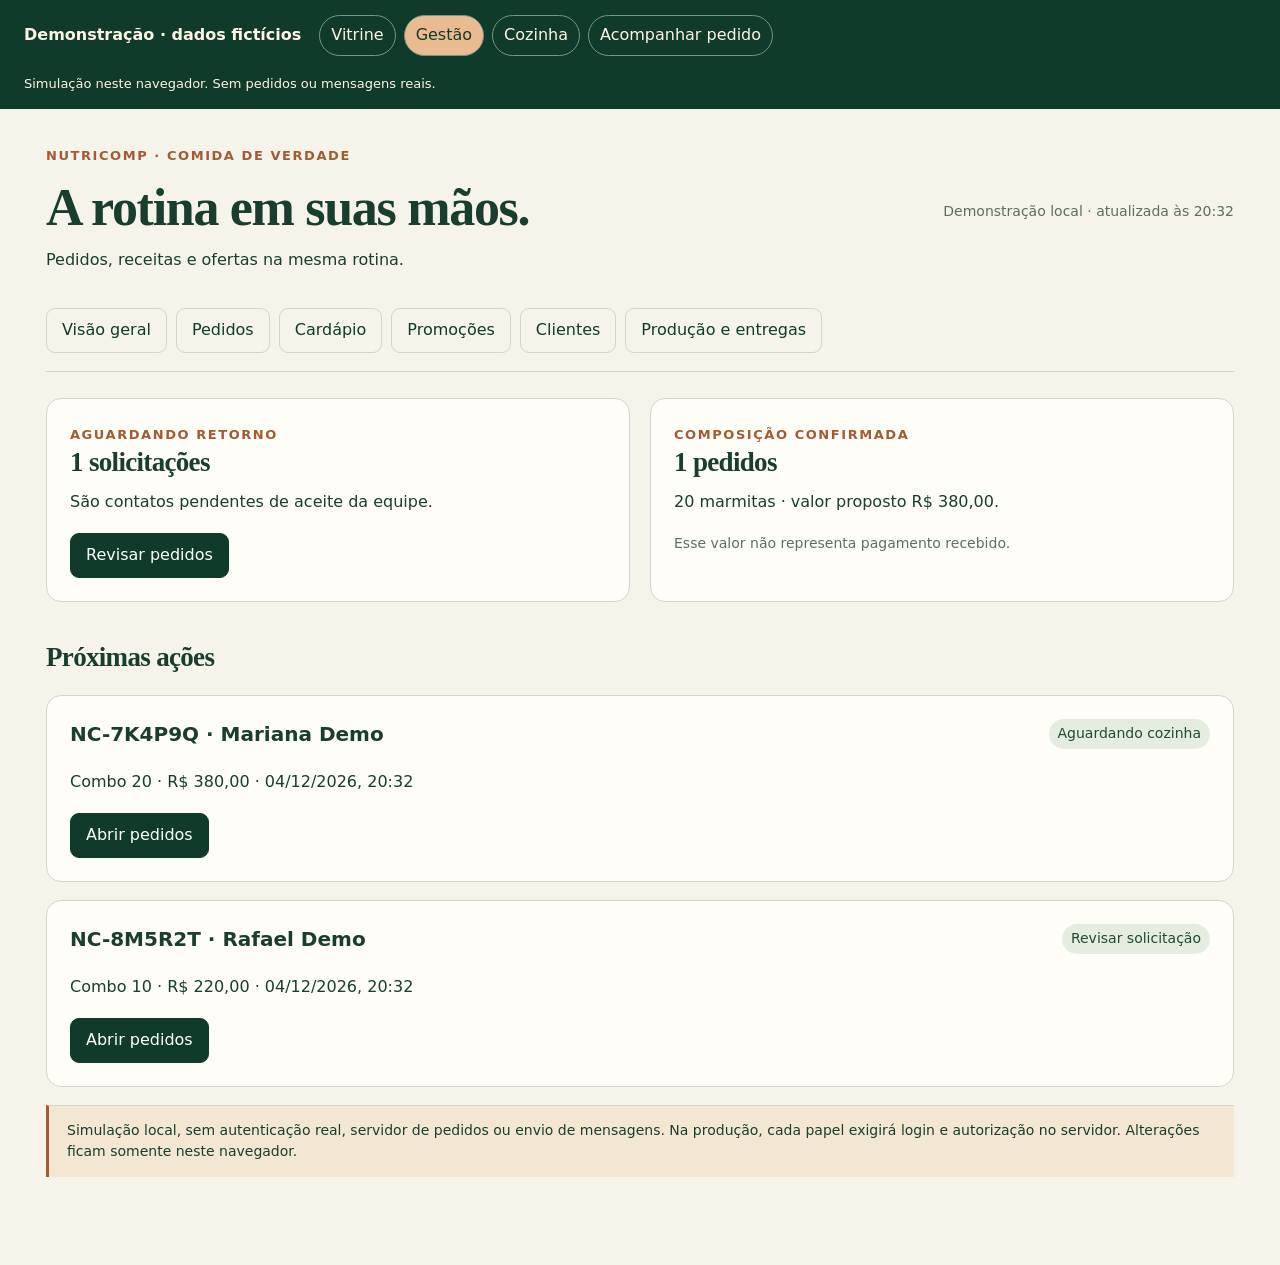
<file: demo/gestao/index.html>
<!doctype html><html lang="pt-BR"><head><meta charset="utf-8"><meta name="viewport" content="width=device-width,initial-scale=1"><meta name="robots" content="noindex,nofollow"><meta name="referrer" content="no-referrer"><title>Gestão Nutricomp | Demonstração</title><link rel="stylesheet" href="../admin.css"></head><body data-role="equipe"><div id="demoNav"></div><main class="shell"><header class="heading"><div><span class="eyebrow">Nutricomp · comida de verdade</span><h1 id="pageTitle">Gestão Nutricomp</h1><p>Pedidos, receitas e ofertas na mesma rotina.</p></div><p class="muted" id="updated"></p></header><div class="notice" role="status" id="feedback" tabindex="-1" hidden></div><nav class="tabs" id="tabs" aria-label="Gestão"></nav><section id="content" style="margin-top:25px"></section><footer class="notice">Simulação local, sem autenticação real, servidor de pedidos ou envio de mensagens. Na produção, cada papel exigirá login e autorização no servidor. Alterações ficam somente neste navegador.</footer></main><script src="../catalog.js"></script><script src="../core.js"></script><script src="../shared.js"></script><script src="../ops.js"></script></body></html>
</file>
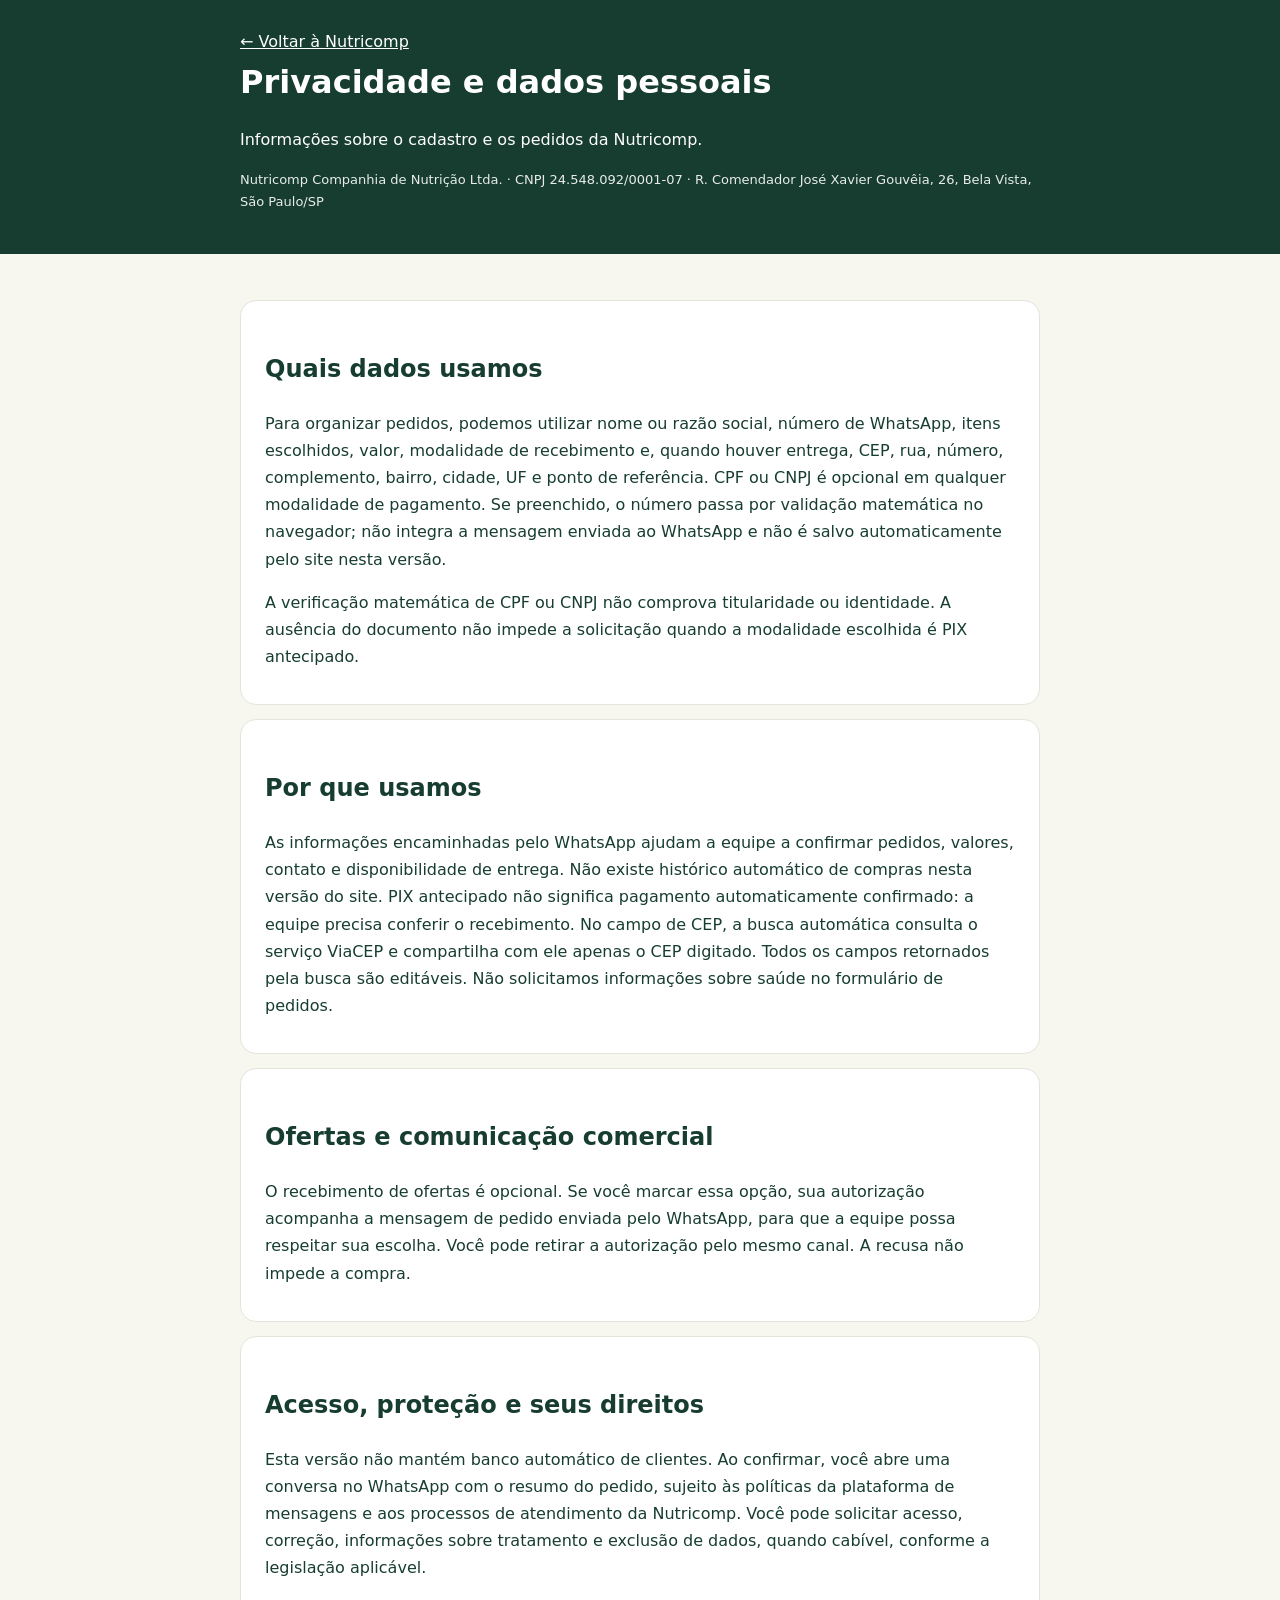
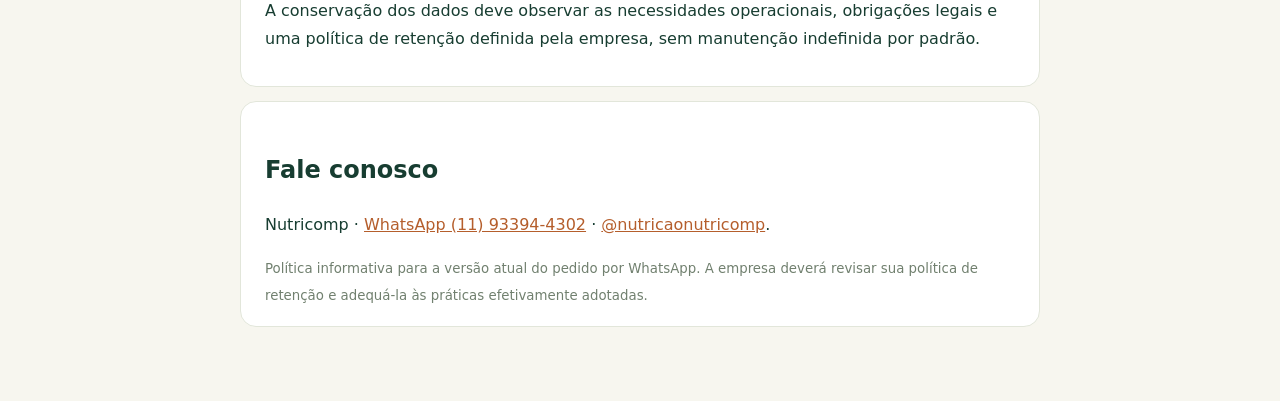
<file: hostgator/privacidade/index.html>
<!doctype html><html lang="pt-BR"><head><meta charset="utf-8"><meta name="viewport" content="width=device-width,initial-scale=1"><meta name="robots" content="noindex,follow"><title>Privacidade | Nutricomp</title><link rel="canonical" href="https://www.nutricomp.com.br/privacidade/"><style>body{font:16px/1.7 system-ui,sans-serif;margin:0;background:#f7f6ef;color:#173d31}header{background:#173d31;color:white;padding:28px 20px}main{max-width:800px;padding:32px 22px 60px;margin:auto}h1{margin:0}h2{margin-top:30px}a{color:#b55e2c}header a{color:#fff}section{background:#fff;border:1px solid #e2e6da;border-radius:16px;padding:18px 24px;margin:14px 0}small{color:#71806f}</style></head><body><header><div style="max-width:800px;margin:auto"><a href="/">← Voltar à Nutricomp</a><h1>Privacidade e dados pessoais</h1><p>Informações sobre o cadastro e os pedidos da Nutricomp.</p><p style="font-size:13px;opacity:.9">Nutricomp Companhia de Nutrição Ltda. · CNPJ 24.548.092/0001-07 · R. Comendador José Xavier Gouvêia, 26, Bela Vista, São Paulo/SP</p></div></header><main><section><h2>Quais dados usamos</h2><p>Para organizar pedidos, podemos utilizar nome ou razão social, número de WhatsApp, itens escolhidos, valor, modalidade de recebimento e, quando houver entrega, CEP, rua, número, complemento, bairro, cidade, UF e ponto de referência. CPF ou CNPJ é opcional em qualquer modalidade de pagamento. Se preenchido, o número passa por validação matemática no navegador; não integra a mensagem enviada ao WhatsApp e não é salvo automaticamente pelo site nesta versão.</p><p>A verificação matemática de CPF ou CNPJ não comprova titularidade ou identidade. A ausência do documento não impede a solicitação quando a modalidade escolhida é PIX antecipado.</p></section><section><h2>Por que usamos</h2><p>As informações encaminhadas pelo WhatsApp ajudam a equipe a confirmar pedidos, valores, contato e disponibilidade de entrega. Não existe histórico automático de compras nesta versão do site. PIX antecipado não significa pagamento automaticamente confirmado: a equipe precisa conferir o recebimento. No campo de CEP, a busca automática consulta o serviço ViaCEP e compartilha com ele apenas o CEP digitado. Todos os campos retornados pela busca são editáveis. Não solicitamos informações sobre saúde no formulário de pedidos.</p></section><section><h2>Ofertas e comunicação comercial</h2><p>O recebimento de ofertas é opcional. Se você marcar essa opção, sua autorização acompanha a mensagem de pedido enviada pelo WhatsApp, para que a equipe possa respeitar sua escolha. Você pode retirar a autorização pelo mesmo canal. A recusa não impede a compra.</p></section><section><h2>Acesso, proteção e seus direitos</h2><p>Esta versão não mantém banco automático de clientes. Ao confirmar, você abre uma conversa no WhatsApp com o resumo do pedido, sujeito às políticas da plataforma de mensagens e aos processos de atendimento da Nutricomp. Você pode solicitar acesso, correção, informações sobre tratamento e exclusão de dados, quando cabível, conforme a legislação aplicável.</p><p>A conservação dos dados deve observar as necessidades operacionais, obrigações legais e uma política de retenção definida pela empresa, sem manutenção indefinida por padrão.</p></section><section><h2>Fale conosco</h2><p>Nutricomp · <a href="https://wa.me/5511933944302" target="_blank" rel="noopener">WhatsApp (11) 93394-4302</a> · <a href="https://www.instagram.com/nutricaonutricomp/" target="_blank" rel="noopener">@nutricaonutricomp</a>.</p><small>Política informativa para a versão atual do pedido por WhatsApp. A empresa deverá revisar sua política de retenção e adequá-la às práticas efetivamente adotadas.</small></section></main></body></html>
</file>
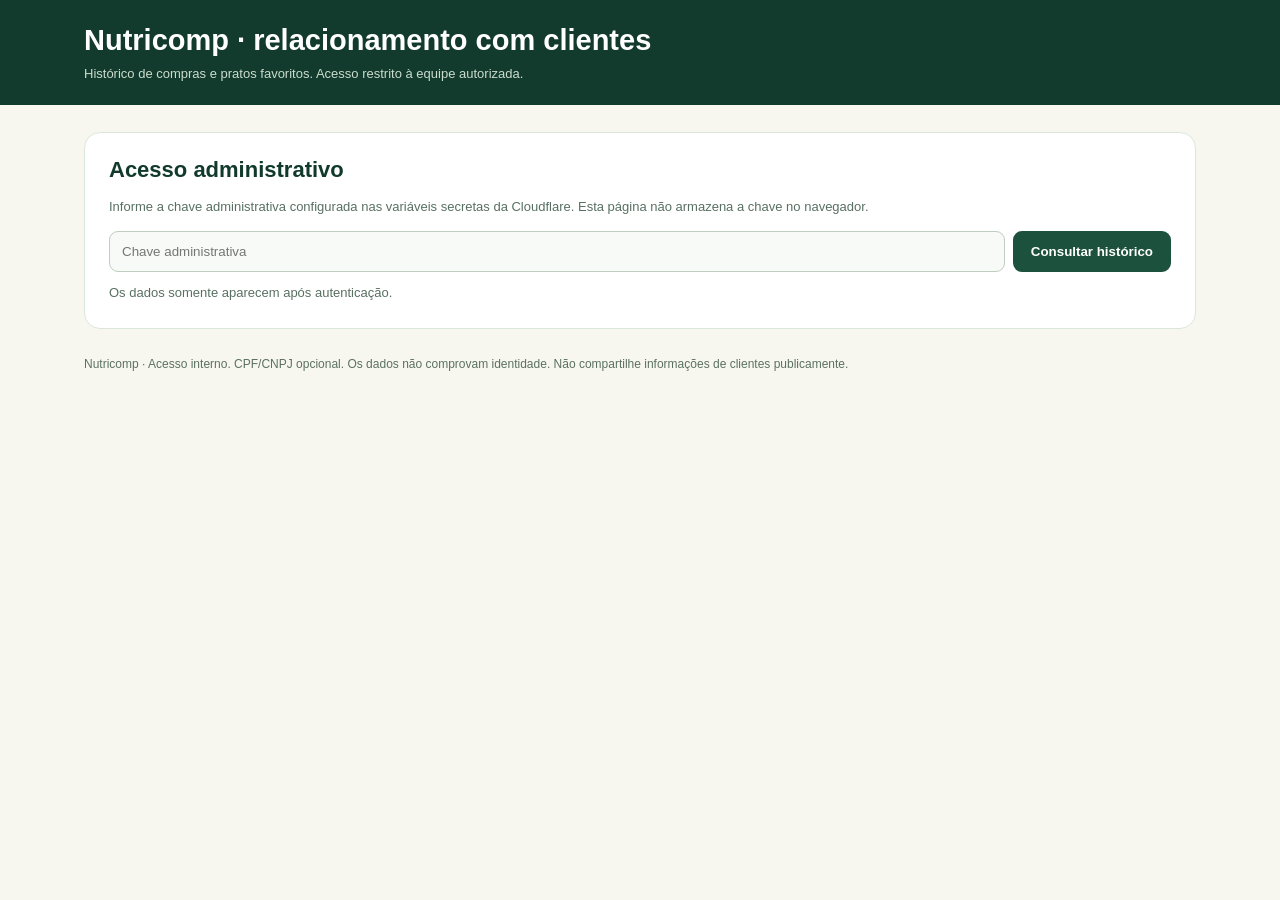
<file: nutricomp/admin/index.html>
<!doctype html>
<html lang="pt-BR"><head><meta charset="utf-8"><meta name="viewport" content="width=device-width,initial-scale=1"><meta name="robots" content="noindex,nofollow"><title>Nutricomp | Painel de clientes</title>
<style>
:root{font-family:Arial,"Segoe UI",sans-serif;background:#f7f7f0;color:#123a2c}*{box-sizing:border-box}body{margin:0}header{background:#133b2d;color:white;padding:24px 0}main,header>div{max-width:1160px;margin:auto;padding:0 24px}h1{font-size:29px;margin:0 0 9px}h2{margin:0 0 14px;font-size:22px}header p{color:#cbdcce;font-size:13px;margin:0}main{padding-top:27px;padding-bottom:60px}.intro,.panel{border:1px solid #dae6db;background:white;border-radius:16px;padding:24px;margin-bottom:18px}.intro p,.sub{color:#587062;font-size:13px;line-height:1.6}.access{display:flex;gap:8px;flex-wrap:wrap}.access input,.tools input,.tools select{border:1px solid #becdbf;background:#f8faf7;border-radius:9px;padding:12px;min-width:220px;color:#123a2c}.access input{flex:1}button{cursor:pointer;border:0;background:#1b513d;color:#fff;border-radius:9px;padding:12px 18px;font-weight:700}button:hover{background:#29714e}button:disabled{opacity:.5}.notice{font-size:12px;margin:11px 0 0;color:#9c472b}.stats{display:grid;grid-template-columns:repeat(3,1fr);gap:14px;margin-bottom:20px}.stat{background:#e6f0e4;border-radius:15px;padding:23px}.stat strong{font-size:31px;display:block}.stat span{font-size:12px;color:#497052;font-weight:700;text-transform:uppercase;letter-spacing:.04em}.tools{display:flex;gap:10px;margin-bottom:16px;flex-wrap:wrap}.tools input{flex:1}table{border-collapse:collapse;width:100%;font-size:13px}th{text-align:left;background:#edf5e9;color:#235039;position:sticky;top:0}th,td{border-bottom:1px solid #e3e9de;padding:13px 12px;vertical-align:top}td small{display:block;color:#6f8776;margin-top:3px}.tablewrap{overflow:auto;max-height:640px;border-radius:11px;border:1px solid #e2e9dd}.chips{display:flex;gap:7px;flex-wrap:wrap}.chip{font-size:12px;border-radius:99px;padding:6px 10px;background:#edf5e9;color:#285b40}.opt{color:#287646;font-weight:800}.not-opt{color:#996d44}#dashboard[hidden]{display:none}#msg{white-space:pre-line}footer{font-size:12px;color:#5b7160;margin-top:28px}@media(max-width:600px){.stats{grid-template-columns:1fr}th,td{padding:10px 8px}.intro,.panel{padding:17px}main,header>div{padding-left:16px;padding-right:16px}}
</style></head>
<body><header><div><h1>Nutricomp · relacionamento com clientes</h1><p>Histórico de compras e pratos favoritos. Acesso restrito à equipe autorizada.</p></div></header>
<main><section class="intro"><h2>Acesso administrativo</h2><p>Informe a chave administrativa configurada nas variáveis secretas da Cloudflare. Esta página não armazena a chave no navegador.</p><form id="login" class="access"><input id="token" type="password" autocomplete="off" placeholder="Chave administrativa" aria-label="Chave administrativa" required><button type="submit">Consultar histórico</button></form><p class="notice" id="msg" aria-live="polite">Os dados somente aparecem após autenticação.</p></section>
<div id="dashboard" hidden><div class="stats"><div class="stat"><span>Clientes no painel</span><strong id="countCustomers">0</strong></div><div class="stat"><span>Com consentimento para ofertas</span><strong id="countOffers">0</strong></div><div class="stat"><span>Pedidos analisados</span><strong id="countOrders">0</strong></div></div>
<section class="panel"><h2>Pratos mais escolhidos</h2><div class="chips" id="topDishes"></div><p class="sub">Ranking dos últimos pedidos analisados. A equipe deve considerar disponibilidade e preferências, sem fazer inferências de saúde.</p></section>
<section class="panel"><h2>Clientes e recompra</h2><div class="tools"><input id="search" type="search" placeholder="Buscar cliente ou telefone" aria-label="Buscar cliente"><select id="filter" aria-label="Filtrar consentimento"><option value="all">Todos</option><option value="optin">Aceitam ofertas</option><option value="repeat">Já compraram mais de uma vez</option></select></div><div class="tablewrap"><table><thead><tr><th>Cliente</th><th>Contato</th><th>Pedidos</th><th>Preferidos</th><th>Ofertas</th><th>Último pedido</th></tr></thead><tbody id="rows"></tbody></table></div><p class="sub">Não use os dados para campanhas sem o consentimento informado. O painel nunca exibe CPF ou CNPJ completo.</p></section><section class="panel"><h2>Pedidos e endereços para entrega</h2><p class="sub">Histórico protegido para conferir informações dos pedidos e entregas. O valor apresentado não inclui frete.</p><div class="tools"><input id="searchOrder" type="search" placeholder="Buscar protocolo, nome, telefone ou CEP" aria-label="Buscar pedido"></div><div class="tablewrap"><table><thead><tr><th>Protocolo</th><th>Cliente</th><th>Pratos</th><th>Endereço / recebimento</th><th>Valor</th><th>Status</th></tr></thead><tbody id="orderRows"></tbody></table></div></section></div>
<footer>Nutricomp · Acesso interno. CPF/CNPJ opcional. Os dados não comprovam identidade. Não compartilhe informações de clientes publicamente.</footer>
</main>
<script>
(()=>{'use strict';const $=id=>document.getElementById(id);let data=null;const text=(s)=>String(s??"");
function td(v){const c=document.createElement("td");c.textContent=text(v);return c}
function render(){if(!data)return;const q=$("search").value.toLowerCase(),filter=$("filter").value;
let clients=data.customers.filter(c=>(c.name+" "+c.phone).toLowerCase().includes(q)&& (filter==="all"||filter==="optin"&&c.offers_opt_in===1||filter==="repeat"&&c.order_count>1));
const body=$("rows");body.replaceChildren();
for(const c of clients){const tr=document.createElement("tr");const name=td(c.name);const meta=document.createElement("small");meta.textContent=c.doc_last4?c.doc_type+" · final "+c.doc_last4:"Documento não informado";name.appendChild(meta);tr.appendChild(name);tr.appendChild(td(c.phone));tr.appendChild(td(c.order_count));tr.appendChild(td(c.favorite_dishes.map(d=>d.code+" ("+d.quantity+"x)").join(", ")||"Ainda sem histórico"));const opt=td(c.offers_opt_in?"Autorizado":"Não autorizado");opt.className=c.offers_opt_in?"opt":"not-opt";tr.appendChild(opt);tr.appendChild(td(c.last_order||"—"));body.appendChild(tr)}
if(!clients.length){const tr=document.createElement("tr"),v=td("Nenhum cliente para este filtro.");v.colSpan=6;tr.appendChild(v);body.appendChild(tr)}}
function renderOrders(){if(!data)return;const query=$("searchOrder").value.trim().toLowerCase();const rows=$("orderRows");rows.replaceChildren();const list=(data.orders||[]).filter(o=>(o.id+" "+o.name+" "+o.phone+" "+(o.address?.cep||"")).toLowerCase().includes(query));
for(const o of list){const tr=document.createElement("tr");const protocol=td(o.id);const date=document.createElement("small");date.textContent=o.created_at||"";protocol.appendChild(date);tr.appendChild(protocol);tr.appendChild(td(o.name+" · "+o.phone));tr.appendChild(td((o.items||[]).map(i=>i.quantity+"× "+i.code).join(", ")));const a=o.address;tr.appendChild(td(o.fulfillment==="retirada"?"Retirada no local":a?[a.street+", "+a.number,a.complement,a.neighborhood,a.city+"/"+a.state,"CEP "+a.cep,a.reference].filter(Boolean).join(" · "):"Endereço não informado"));tr.appendChild(td(new Intl.NumberFormat("pt-BR",{style:"currency",currency:"BRL"}).format(o.total_cents/100)));tr.appendChild(td(o.status==="solicitado"?"Aguardando confirmação":o.status));rows.appendChild(tr)}
if(!list.length){const tr=document.createElement("tr");const cell=td("Nenhum pedido encontrado.");cell.colSpan=6;tr.appendChild(cell);rows.appendChild(tr)}}
$("search").oninput=render;$("filter").onchange=render;$("searchOrder").oninput=renderOrders;
$("login").onsubmit=async e=>{e.preventDefault();$("dashboard").hidden=true;$("msg").textContent="Consultando com acesso protegido...";let token=$("token").value;
try{const headers={authorization:"Bearer "+token};const [r,o]=await Promise.all([fetch("/api/admin/customers",{headers}),fetch("/api/admin/orders",{headers})]);const [result,orderResult]=await Promise.all([r.json(),o.json()]);token="";if(!r.ok||!o.ok)throw Error(result.error||orderResult.error||"Acesso não autorizado");data={...result,orders:orderResult.orders||[]};$("token").value="";$("msg").textContent="Acesso autorizado. A chave não foi salva no navegador.";
$("countCustomers").textContent=result.total_customers;$("countOffers").textContent=result.opt_in_customers;$("countOrders").textContent=result.last_orders_analyzed;
$("topDishes").replaceChildren(...result.top_dishes.map(d=>{const c=document.createElement("span");c.className="chip";c.textContent="Código "+d.code+" · "+d.quantity+" unidades";return c}));$("dashboard").hidden=false;render();renderOrders();
}catch(err){$("msg").textContent="Não foi possível consultar: "+err.message;data=null}}})();
</script></body></html>
</file>
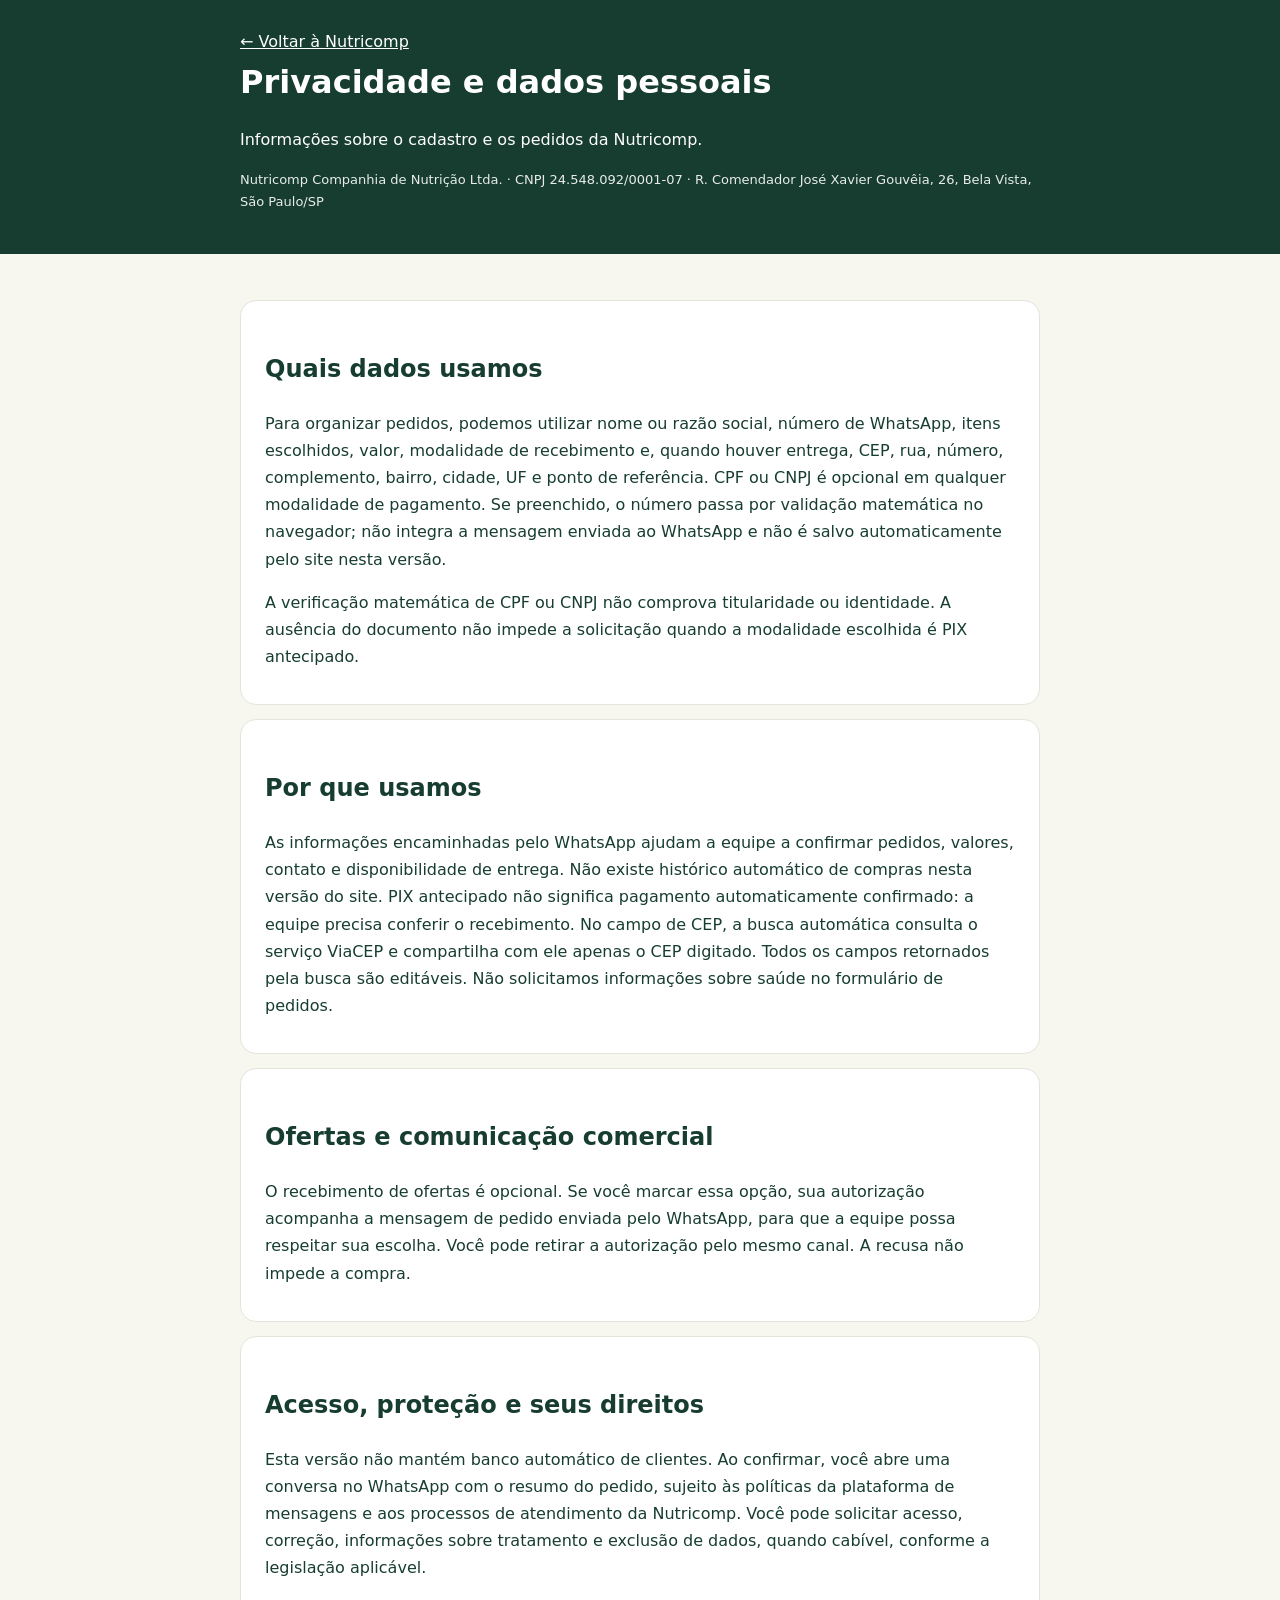
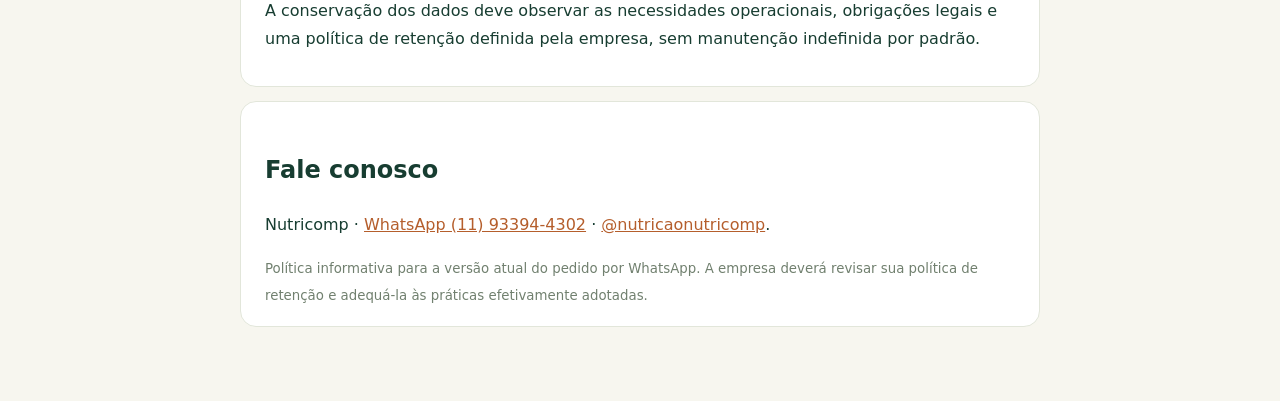
<file: nutricomp/privacidade/index.html>
<!doctype html><html lang="pt-BR"><head><meta charset="utf-8"><meta name="viewport" content="width=device-width,initial-scale=1"><meta name="robots" content="noindex,follow"><title>Privacidade | Nutricomp</title><style>body{font:16px/1.7 system-ui,sans-serif;margin:0;background:#f7f6ef;color:#173d31}header{background:#173d31;color:white;padding:28px 20px}main{max-width:800px;padding:32px 22px 60px;margin:auto}h1{margin:0}h2{margin-top:30px}a{color:#b55e2c}header a{color:#fff}section{background:#fff;border:1px solid #e2e6da;border-radius:16px;padding:18px 24px;margin:14px 0}small{color:#71806f}</style></head><body><header><div style="max-width:800px;margin:auto"><a href="/">← Voltar à Nutricomp</a><h1>Privacidade e dados pessoais</h1><p>Informações sobre o cadastro e os pedidos da Nutricomp.</p><p style="font-size:13px;opacity:.9">Nutricomp Companhia de Nutrição Ltda. · CNPJ 24.548.092/0001-07 · R. Comendador José Xavier Gouvêia, 26, Bela Vista, São Paulo/SP</p></div></header><main><section><h2>Quais dados usamos</h2><p>Para organizar pedidos, podemos utilizar nome ou razão social, número de WhatsApp, itens escolhidos, valor, modalidade de recebimento e, quando houver entrega, CEP, rua, número, complemento, bairro, cidade, UF e ponto de referência. CPF ou CNPJ é opcional em qualquer modalidade de pagamento. Se preenchido, o número passa por validação matemática no navegador; não integra a mensagem enviada ao WhatsApp e não é salvo automaticamente pelo site nesta versão.</p><p>A verificação matemática de CPF ou CNPJ não comprova titularidade ou identidade. A ausência do documento não impede a solicitação quando a modalidade escolhida é PIX antecipado.</p></section><section><h2>Por que usamos</h2><p>As informações encaminhadas pelo WhatsApp ajudam a equipe a confirmar pedidos, valores, contato e disponibilidade de entrega. Não existe histórico automático de compras nesta versão do site. PIX antecipado não significa pagamento automaticamente confirmado: a equipe precisa conferir o recebimento. No campo de CEP, a busca automática consulta o serviço ViaCEP e compartilha com ele apenas o CEP digitado. Todos os campos retornados pela busca são editáveis. Não solicitamos informações sobre saúde no formulário de pedidos.</p></section><section><h2>Ofertas e comunicação comercial</h2><p>O recebimento de ofertas é opcional. Se você marcar essa opção, sua autorização acompanha a mensagem de pedido enviada pelo WhatsApp, para que a equipe possa respeitar sua escolha. Você pode retirar a autorização pelo mesmo canal. A recusa não impede a compra.</p></section><section><h2>Acesso, proteção e seus direitos</h2><p>Esta versão não mantém banco automático de clientes. Ao confirmar, você abre uma conversa no WhatsApp com o resumo do pedido, sujeito às políticas da plataforma de mensagens e aos processos de atendimento da Nutricomp. Você pode solicitar acesso, correção, informações sobre tratamento e exclusão de dados, quando cabível, conforme a legislação aplicável.</p><p>A conservação dos dados deve observar as necessidades operacionais, obrigações legais e uma política de retenção definida pela empresa, sem manutenção indefinida por padrão.</p></section><section><h2>Fale conosco</h2><p>Nutricomp · <a href="https://wa.me/5511933944302" target="_blank" rel="noopener">WhatsApp (11) 93394-4302</a> · <a href="https://www.instagram.com/nutricaonutricomp/" target="_blank" rel="noopener">@nutricaonutricomp</a>.</p><small>Política informativa para a versão atual do pedido por WhatsApp. A empresa deverá revisar sua política de retenção e adequá-la às práticas efetivamente adotadas.</small></section></main></body></html>
</file>
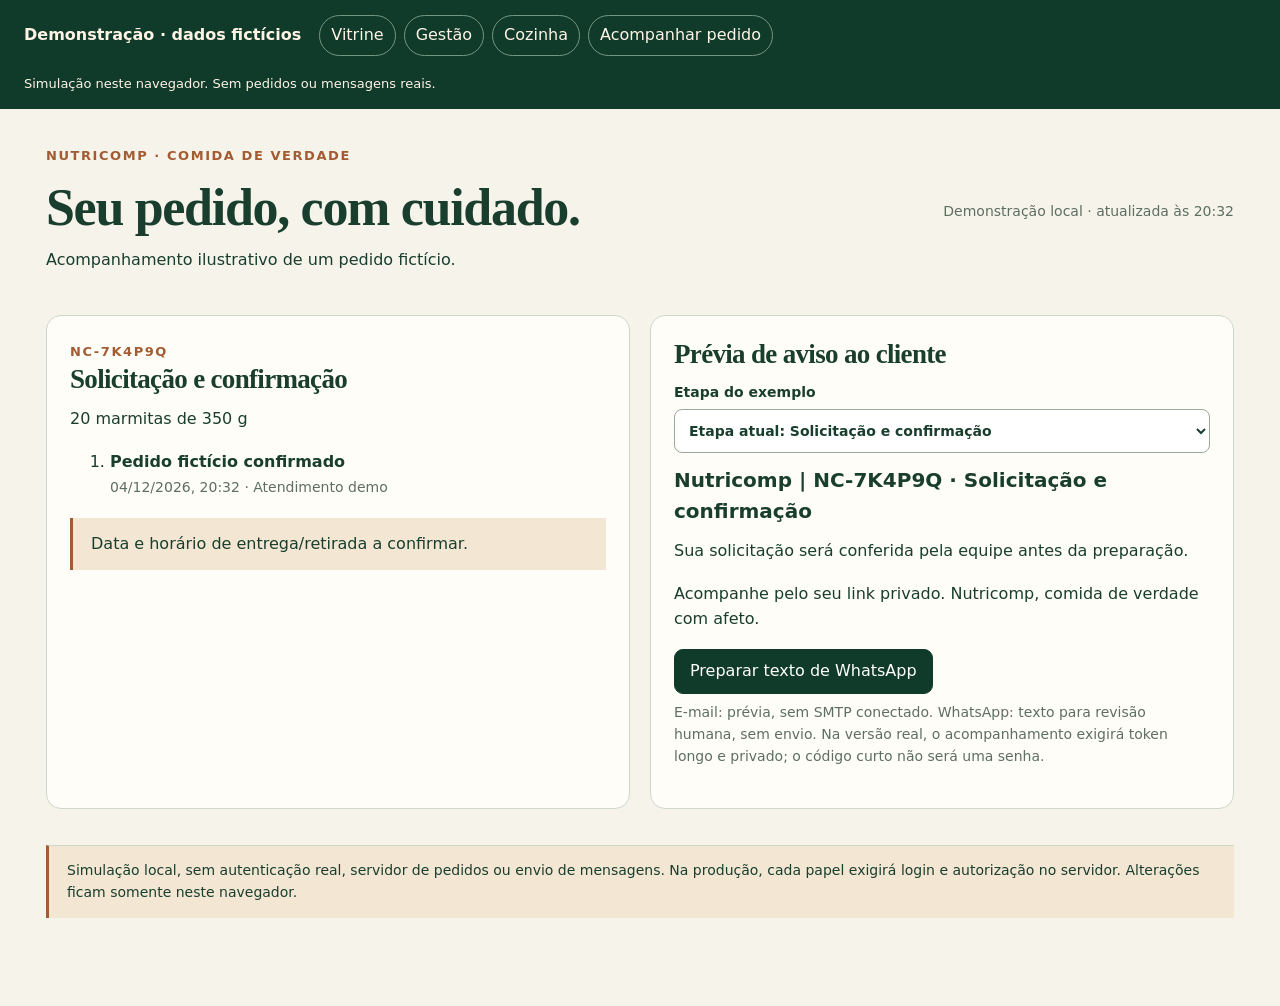
<file: demo/pedido/acompanhar/index.html>
<!doctype html><html lang="pt-BR"><head><meta charset="utf-8"><meta name="viewport" content="width=device-width,initial-scale=1"><meta name="robots" content="noindex,nofollow"><meta name="referrer" content="no-referrer"><title>Seu pedido, com cuidado. | Demonstração</title><link rel="stylesheet" href="../../admin.css"></head><body data-role="cliente"><div id="demoNav"></div><main class="shell"><header class="heading"><div><span class="eyebrow">Nutricomp · comida de verdade</span><h1 id="pageTitle">Seu pedido, com cuidado.</h1><p>Acompanhamento ilustrativo de um pedido fictício.</p></div><p class="muted" id="updated"></p></header><div class="notice" role="status" id="feedback" tabindex="-1" hidden></div><section id="content" style="margin-top:25px"></section><footer class="notice">Simulação local, sem autenticação real, servidor de pedidos ou envio de mensagens. Na produção, cada papel exigirá login e autorização no servidor. Alterações ficam somente neste navegador.</footer></main><script src="../../catalog.js"></script><script src="../../core.js"></script><script src="../../shared.js"></script><script src="../../ops.js"></script></body></html>
</file>
<file: demo/admin.css>
:root{--pine:#103b2b;--cream:#f6f3ea;--copper:#a35b31;--ink:#193e2e;--line:#ced7ca}*{box-sizing:border-box}body{margin:0;background:var(--cream);color:var(--ink);font:16px/1.55 system-ui,sans-serif}a{color:inherit}button,input,select,textarea{font:inherit;max-width:100%}button,.button{display:inline-block;border:1px solid var(--pine);background:var(--pine);color:white;border-radius:9px;min-height:44px;padding:9px 15px;cursor:pointer;text-decoration:none}button.secondary{background:white;color:var(--pine)}button:disabled{opacity:.5;cursor:not-allowed}input,select,textarea{width:100%;padding:10px;border:1px solid #9aa999;border-radius:8px;background:white;color:var(--ink);min-height:44px}label{display:block;font-size:14px;font-weight:650;margin-bottom:12px}label input,label select{margin-top:5px}input[type=checkbox]{width:20px;min-height:20px}h1,h2{font-family:Georgia,serif;line-height:1.15;letter-spacing:-.025em}h1{font-size:clamp(32px,5vw,52px);margin:10px 0}h2{font-size:27px}h3{font-size:20px}p{margin:8px 0 18px}.demo-switch{background:#103b2b;color:#fff4e5;padding:15px 24px;display:flex;gap:18px;align-items:center;flex-wrap:wrap}.demo-switch nav{display:flex;gap:8px;flex-wrap:wrap}.demo-switch a{padding:7px 11px;border:1px solid #739783;border-radius:30px;text-decoration:none}.demo-switch a[aria-current=page]{background:#eabb90;color:#153a2a}.demo-switch small{font-size:13px;flex-basis:100%}.shell{max-width:1240px;margin:auto;padding:34px 26px 70px}.eyebrow{color:var(--copper);text-transform:uppercase;letter-spacing:.12em;font-size:13px;font-weight:800}.heading{display:flex;justify-content:space-between;gap:24px;align-items:center;flex-wrap:wrap}.tabs{display:flex;gap:9px;flex-wrap:wrap;border-bottom:1px solid var(--line);padding:18px 0;margin-bottom:26px}.tabs button{background:transparent;color:var(--pine);border-color:var(--line)}.tabs button[aria-selected=true]{background:var(--pine);color:white}.metrics{display:grid;grid-template-columns:repeat(3,1fr);gap:18px;margin:24px 0}.metric{border-top:3px solid var(--copper);padding:18px;background:#fffdf8}.metric b{display:block;font:36px Georgia,serif}.metric span{font-size:14px}.grid{display:grid;grid-template-columns:1fr 1fr;gap:20px}.card{background:#fffdf8;border:1px solid var(--line);border-radius:15px;padding:23px;margin-bottom:18px;min-width:0;overflow-wrap:anywhere}.card>header{display:flex;justify-content:space-between;gap:16px;align-items:start;flex-wrap:wrap}.card h2,.card h3{margin:0 0 12px}.badge{display:inline-block;background:#e4eddf;color:#214b33;padding:4px 9px;border-radius:20px;font-size:14px}.badge.warn{background:#f7e2bd;color:#6d421d}.muted{color:#5d6f60;font-size:14px}.actions{display:flex;gap:9px;flex-wrap:wrap;margin-top:18px}.facts{display:grid;grid-template-columns:repeat(2,minmax(0,1fr));gap:12px;margin:20px 0}.facts div{border-bottom:1px solid var(--line);padding:9px 0;font-size:14px}.facts b{display:block;font-size:16px}.items{list-style:none;padding:0}.items li{display:flex;gap:13px;align-items:center;padding:12px 0;border-bottom:1px solid var(--line)}.items img{width:48px;height:48px;border-radius:8px;object-fit:cover}.items b{margin-left:auto;white-space:nowrap}.form-grid{display:grid;grid-template-columns:1fr 1fr;gap:0 16px}.notice{padding:14px 18px;border-left:3px solid var(--copper);background:#f3e6d3;margin:18px 0}.timeline{padding-left:20px}.timeline li{padding:8px 0}.email{border:1px solid var(--line);padding:22px;white-space:pre-wrap;background:#fff;overflow-wrap:anywhere}pre{white-space:pre-wrap;overflow-wrap:anywhere;font:inherit}.statusline{display:flex;gap:7px;flex-wrap:wrap}.search{max-width:520px;margin:20px 0}.feedback{position:sticky;top:0;z-index:5;background:#fff3d9;border:2px solid var(--copper);padding:14px;border-radius:8px}.pill-nav{margin:20px 0}details{margin:16px 0}summary{cursor:pointer;font-weight:700;padding:9px 0}:focus-visible{outline:3px solid #b66b35;outline-offset:3px}[hidden]{display:none!important}.demo-switch + main{min-height:70vh}.catalog-photo{width:64px;height:64px;object-fit:cover;border-radius:8px}footer{margin-top:35px;border-top:1px solid var(--line);padding-top:20px;font-size:14px}@media(max-width:620px){.shell{padding:26px 17px 50px}.grid,.form-grid{grid-template-columns:1fr}.metrics{gap:8px}.metric{padding:12px}.metric b{font-size:29px}.metric span{font-size:13px}.card{padding:18px}.demo-switch{padding:12px 16px;gap:10px}.demo-switch nav{gap:5px}.demo-switch a{padding:7px 9px;font-size:14px}.facts{gap:9px}.heading{gap:10px}.tabs{gap:6px}.tabs button{padding:8px 10px;font-size:14px}}@media(prefers-reduced-motion:reduce){*{scroll-behavior:auto!important}}
</file>
